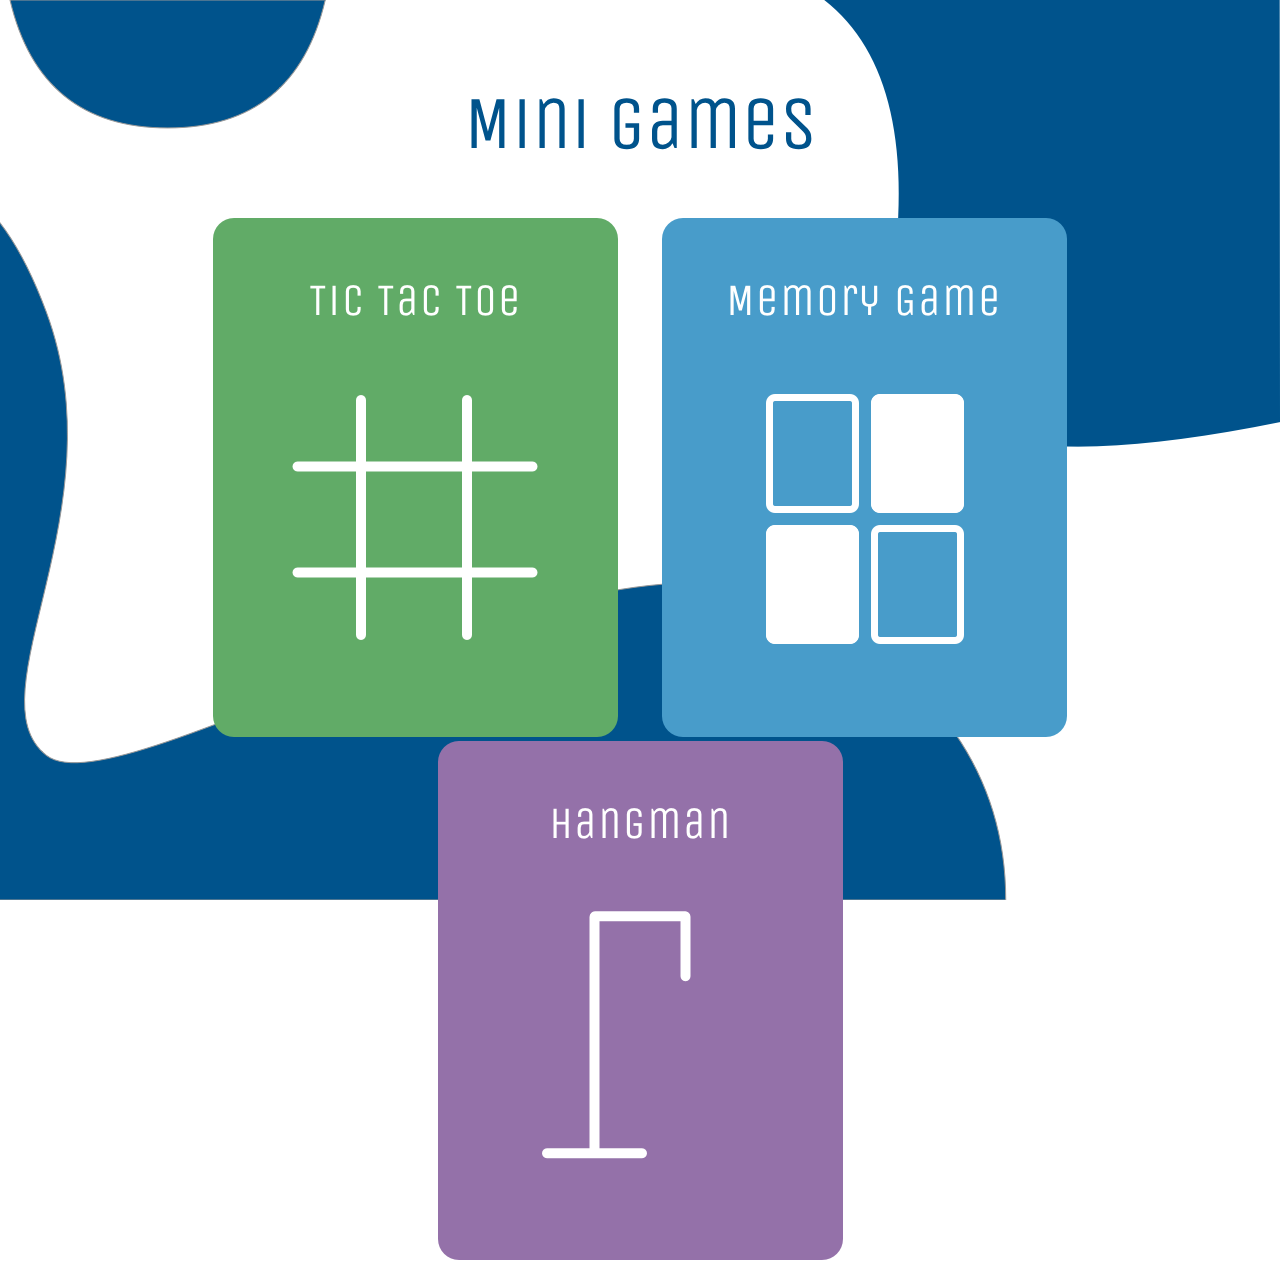
<file: index.html>
<!DOCTYPE html>
<html lang="en">
<head>
        <link rel="shortcut icon" type="image/png" href="./assets/favicon.png"/>
        <link rel="stylesheet" type="text/css" href="./css/main.css"> 
    <meta charset="UTF-8">
    <meta name="viewport" content="width=device-width, initial-scale=1.0">
    <meta http-equiv="X-UA-Compatible" content="ie=edge">
    <title>Mini-Games</title>
</head>
<body>
    <div id="landing-main-container">
            <center>
                <div id="title">Mini games</div>
        <div id="card-container">
            <center>
                <a href="tictac.html"> <img class="cards" src="./assets/tic tac toe card.png"></a>
                <a href="matching.html"><img class="cards" src="./assets/memory game card.png"></a>
                <a href="hangman.html"> <img class="cards" src="./assets/hangman card.png"></a>
            </center>
        </div>
        </center>
    </div>
</body>
</html>
</file>
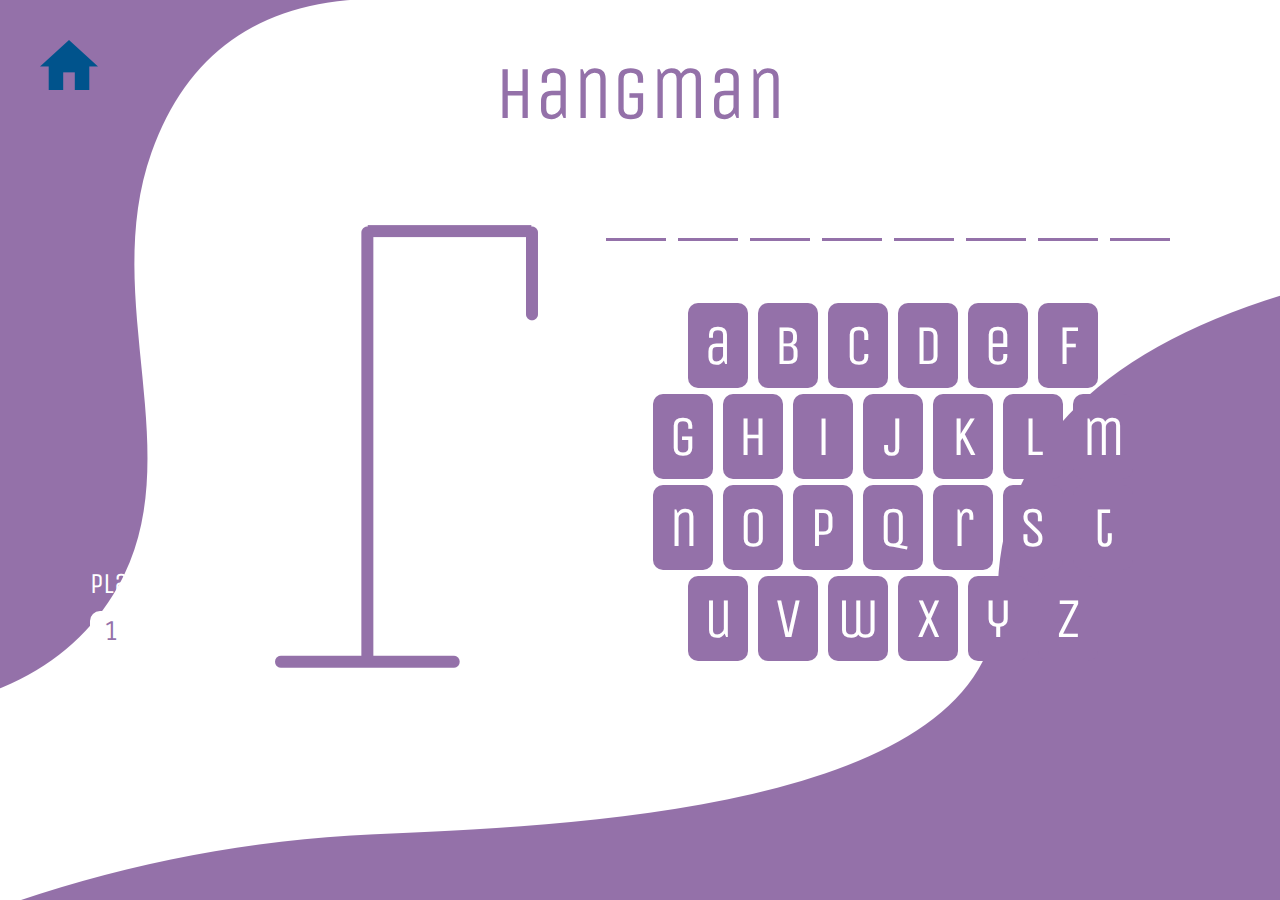
<file: hangman.html>
<!DOCTYPE html>
<html lang="en">
<head>
    <link rel="shortcut icon" type="image/png" href="./assets/favicon.png"/>
    <link rel="stylesheet" type="text/css" href="./css/main.css"> 
    <meta charset="UTF-8">
    <meta name="viewport" content="width=device-width, initial-scale=1.0">
    <meta http-equiv="X-UA-Compatible" content="ie=edge">
    <title>Mini-games!</title>
    
</head>
<body>
    <div id="hang-board">
            <div id="turn-container-hang">
                    <div id="players-text">Players</div>
                    <div id="player-card-container-hang">
                        <div id="hang-player-one-card" data-players="1">1</div>
                        <div class="mid-card"></div>
                        <div id="hang-player-two-card" data-players="2">2</div>
                    </div>
            </div>
            <div id="input-container"><center>Secret Word:</center>
                <div class="mid-card"></div>
                <input type="text" id="input-word">
                <center><div id="enter-button">Enter</div></center>
            </div>
        <center><div id="hangman-title">Hangman</div></center>
        <img id="gallows" src="./assets/hangman stand.png">
        <img id="man" src="./assets/hangman 5.png">
       <a href="index.html"> <img id="home" src="./assets/home icon.png"></a>
        <a href="hangman.html"> <img id="hangman-restart" src="./assets/hangman restart button.png"> </a>
        <div id="guess-board"></div>
        <div id="win-status"></div>
        <div id="letter-board">
            <div>
                <center>
                    <div class="letter-box" data-letter="a">a</div>
                    <div class="letter-box" data-letter="b">b</div>
                    <div class="letter-box" data-letter="c">c</div>
                    <div class="letter-box" data-letter="d">d</div>
                    <div class="letter-box" data-letter="e">e</div>
                    <div class="letter-box" data-letter="f">f</div>
                </center>
            </div>
            <div>
                <center>
                    <div class="letter-box" data-letter="g">g</div>
                    <div class="letter-box" data-letter="h">h</div>
                    <div class="letter-box" data-letter="i">i</div>
                    <div class="letter-box" data-letter="j">j</div>
                    <div class="letter-box" data-letter="k">k</div>
                    <div class="letter-box" data-letter="l">l</div>
                    <div class="letter-box" data-letter="m">m</div>
                </center>
            </div>
            <div>
                <center>
                    <div class="letter-box" data-letter="n">n</div>
                    <div class="letter-box" data-letter="o">o</div>
                    <div class="letter-box" data-letter="p">p</div>
                    <div class="letter-box" data-letter="q">q</div>
                    <div class="letter-box" data-letter="r">r</div>
                    <div class="letter-box" data-letter="s">s</div>
                    <div class="letter-box" data-letter="t">t</div>
                </center>
            </div>
            <div>
                <center>
                    <div class="letter-box" data-letter="u">u</div>
                    <div class="letter-box" data-letter="v">v</div>
                    <div class="letter-box" data-letter="w">w</div>
                    <div class="letter-box" data-letter="x">x</div>
                    <div class="letter-box" data-letter="y">y</div>
                    <div class="letter-box" data-letter="z">z</div>
                </center>
            </div>
        </div>
    </div>   
    <script src="./javascript/hang.js" type="text/javascript"></script>
</body>
</html>
</file>
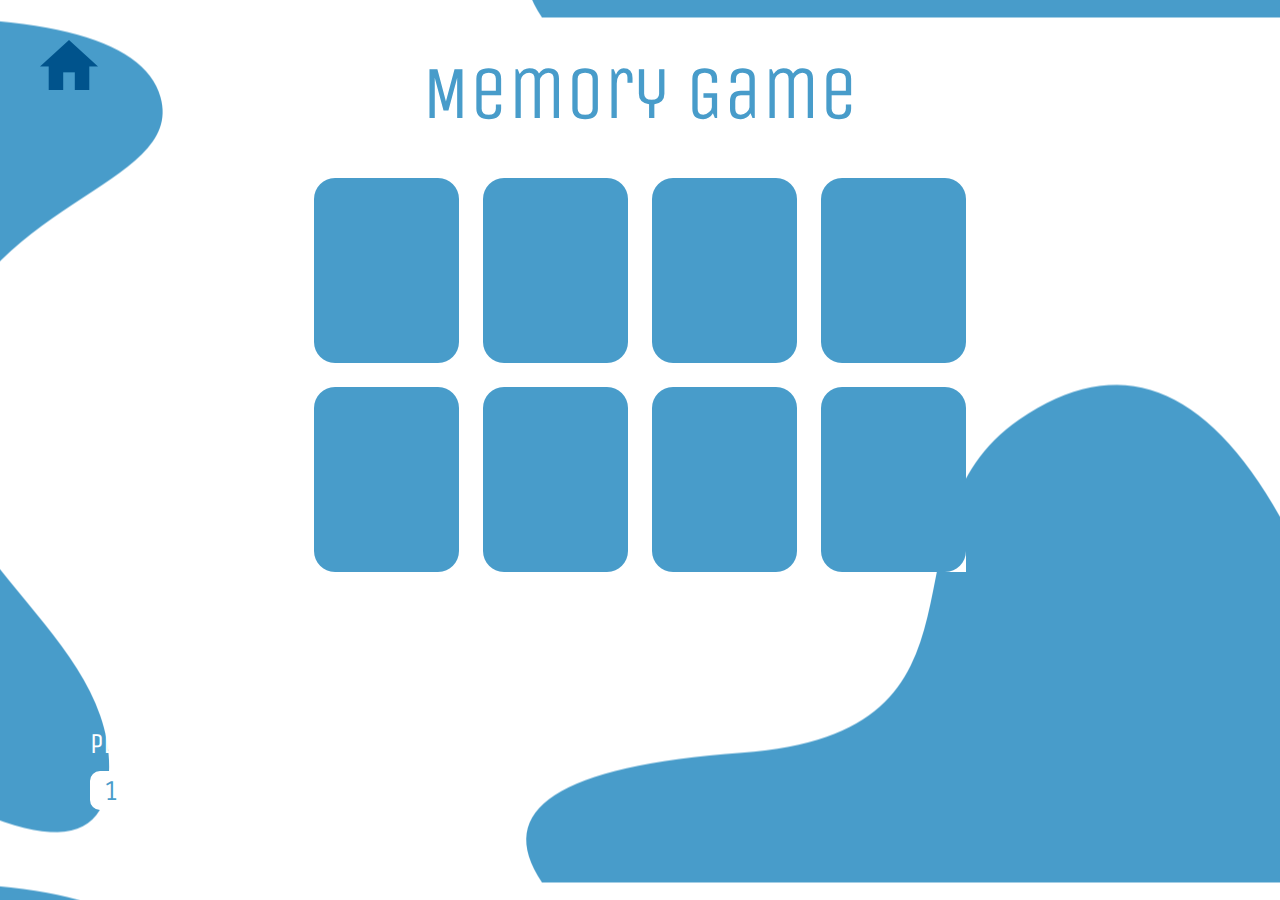
<file: matching.html>
<!DOCTYPE html>
<html lang="en">
<head>
    <link rel="shortcut icon" type="image/png" href="./assets/favicon.png"/>
    <link rel="stylesheet" type="text/css" href="./css/main.css"> 
    <meta charset="UTF-8">
    <meta name="viewport" content="width=device-width, initial-scale=1.0">
    <meta http-equiv="X-UA-Compatible" content="ie=edge">
    <title>Mini-games!</title>
    
</head>
<body>
        <div id="match-board">
            <a href="index.html"><img src="./assets/home icon.png" id="home"></a>
            <div id="win-announce"></div>
            <center>
                <div id="memory-title">Memory Game</div>
                <div id="top-row">
                    <img src ="./assets/memory game card back.png" class="match-card" id="card0">
                    <img src ="./assets/memory game card back.png" class="match-card" id="card1">
                    <img src ="./assets/memory game card back.png" class="match-card" id="card2">
                    <img src ="./assets/memory game card back.png" class="match-card" id="card3">
                </div>
                <div>
                    <img src ="./assets/memory game card back.png" class="match-card" id="card4">
                    <img src ="./assets/memory game card back.png" class="match-card" id="card5">
                    <img src ="./assets/memory game card back.png" class="match-card" id="card6">
                    <img src ="./assets/memory game card back.png" class="match-card" id="card7">
                </div>
            </center>
            <a href="matching.html"><img src="./assets/memory game restart button.png" id="memory-restart"></a>
            <div id="turn-container">
                <div id="players-text">Players</div>
                <div id="player-card-container-match">
                    <div id="match-player-one-card" data-players="1">1</div>
                    <div class="mid-card"></div>
                    <div id="match-player-two-card" data-players="2">2</div>
                </div>
            </div>
            <div id="score-container">
                <div id="info">seconds</div>
                <div id="player-one-time">
                    <div id="player-one-label">P1:</div>
                    <div id="player-one-seconds"></div>
                </div>
                <div id="player-two-time">
                    <div id="player-two-label">P2:</div>
                    <div id="player-two-seconds"></div> 
                </div>
            </div>
        </div>

    <script src="./javascript/match.js" type="text/javascript"></script>
</body>
</html>
</file>
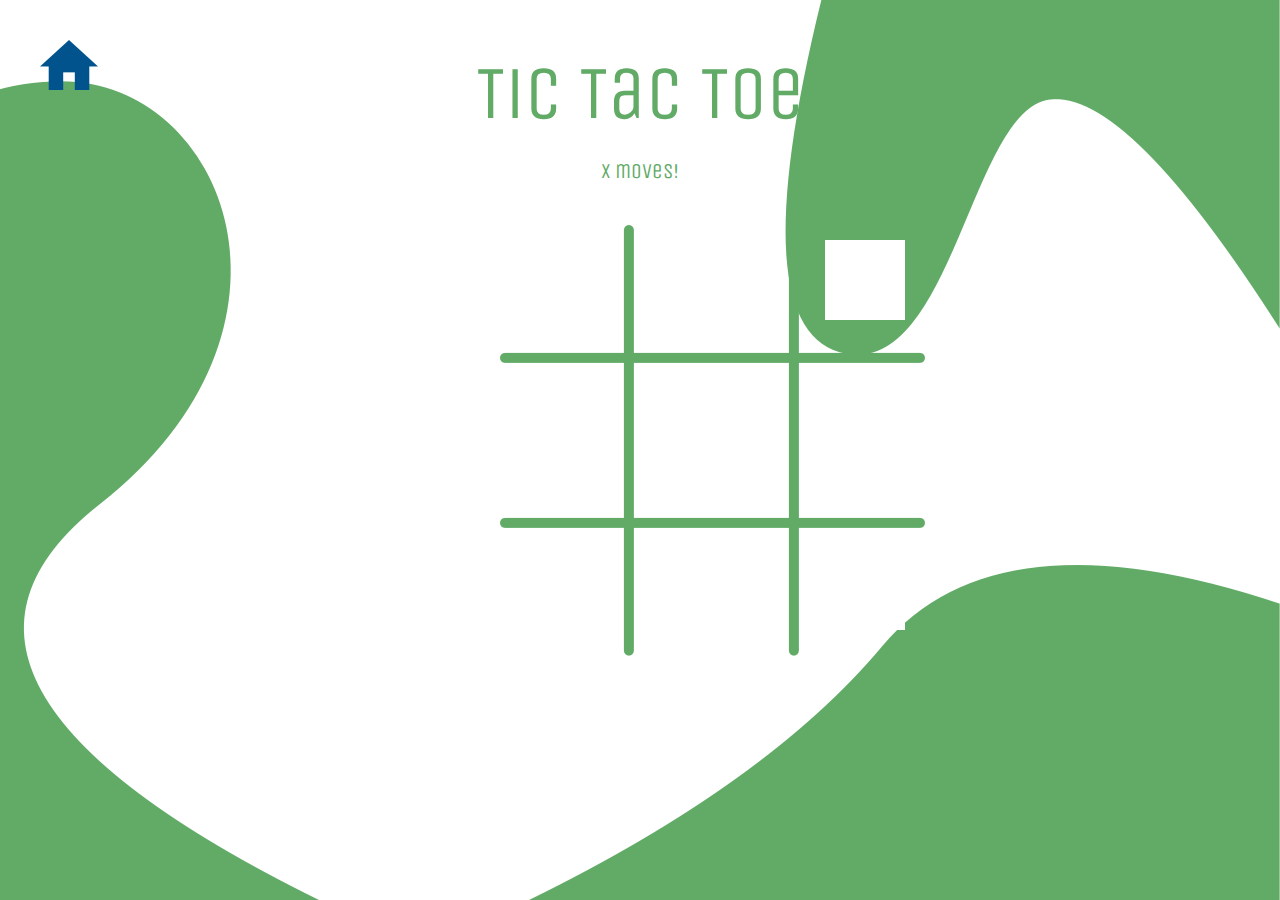
<file: tictac.html>
<!DOCTYPE html>
<html lang="en">
<head>
        <link rel="shortcut icon" type="image/png" href="./assets/favicon.png"/>
    <link rel="stylesheet" type="text/css" href="./css/main.css"> 
    <meta charset="UTF-8">
    <meta name="viewport" content="width=device-width, initial-scale=1.0">
    <meta http-equiv="X-UA-Compatible" content="ie=edge">
    <title>Mini-games!</title>
</head>
<body>
                <div id="board">
                        <img src="./assets/white.png" class="tic-tac-box" data-x="0" data-y="0" id="box00">
                        <img src="./assets/white.png" class="tic-tac-box" data-x="0" data-y="1" id="box01">
                        <img src="./assets/white.png" class="tic-tac-box" data-x="0" data-y="2" id="box02">
                        <img src="./assets/white.png" class="tic-tac-box" data-x="1" data-y="0" id="box10">
                        <img src="./assets/white.png" class="tic-tac-box" data-x="1" data-y="1" id="box11">
                        <img src="./assets/white.png" class="tic-tac-box" data-x="1" data-y="2" id="box12">
                        <img src="./assets/white.png" class="tic-tac-box" data-x="2" data-y="0" id="box20">
                        <img src="./assets/white.png" class="tic-tac-box" data-x="2" data-y="1" id="box21">
                        <img src="./assets/white.png" class="tic-tac-box" data-x="2" data-y="2" id="box22">
                </div>
    
   <a href="index.html"> <img id="home" src="./assets/home icon.png"> </a>
    <a href="tictac.html"> <img id="tictac-restart" src="./assets/tic tac toe restart button.png"></a>
    
    <div id="tic-tac-main">
            
        <center>
            <div id="tictac-title">Tic Tac Toe</div>
            <div id="turn-indicator"> X moves!</div>    
            <!-- <img id="tictac-board" src="./assets/tic tac toe board.png"> -->
        </center>
    
    </div>
   <div id="tac-win"></div>
    <script src="./javascript/main.js" type="text/javascript"></script>
</body>
</html>
</file>
<file: css/main.css>
* {
     border: 0;
     padding: 0;
     margin: 0;
}

@font-face {
    font-family: "font";
    src: url("../assets/font.ttf");
    }

body {
    height: 100vh;  
    width: 100vw;
    
}
 #board {
    position: absolute;
    width: 425px;
    height: 431px;
    background: url('../assets/tic tac toe board.png') 100%;
    position: absolute;
    margin-top: 225px;
    margin-left: 500px;
 }
 #box00 {
    position:absolute;
    top: 15px;
    left: 15px;
    z-index: 99;
 }
 #box01 {
    position:absolute;
    top: 15px;
    left: 170px;
    z-index: 99;
 }
 #box02 {
    position:absolute;
    top: 15px;
    left: 325px;
    z-index: 99;
 }
 #box10 {
    position:absolute;
    top: 175px;
    left: 15px;
    z-index: 99;
 }
 #box11 {
    position:absolute;
    top: 175px;
    left: 170px;
    z-index: 99;
 }
 #box12 {
    position:absolute;
    top: 175px;
    left: 325px;
    z-index: 99;
 }
 #box20 {
    position:absolute;
    top: 325px;
    left: 15px;
    z-index: 99;
 }
 #box21 {
    position:absolute;
    top: 325px;
    left: 170px;
    z-index: 99;
}
 #box22 {
    position:absolute;
    top: 325px;
    left: 325px;
    z-index: 99;
 }
 #tictac-title{
    font-family: "font";
    font-size: 56pt;
    padding-top: 50px;
    color: #61AB67;
}
 #tic-tac-main {
     height: 100%;
     width: 100%;
     background: url('../assets/tic tac toe bg.png') 100%;
 }
 #tictac-restart {
    position: absolute;
    bottom: 60px;
    right: 60px;
    display: none;
}
#tac-win {
    position: absolute;
    font-family: "font";
    right: 250px;
    bottom: 50px;
    font-size: 42pt;
    color: white;
}
#tictac-board {
    position: absolute;
    margin-top: 65px;
    margin-left: -210px;
}
#turn-indicator {
    font-family: "font";
    font-size: 16pt;
    padding-top: 20px;
    color: #61AB67;
}
 /* hang man styling */
 .letter-box {
     display: inline-block;
     color: white;
     background-color: #9471A9;
     height: 75px;
     width: 60px;
     border-radius: 10px 10px 10px 10px;
     margin-left: 3px;
     margin-right:3px;
     margin-top: 3px;
     margin-bottom: 3px;
     font-family: "font";
     font-size: 42pt;
     padding-top: 10px;
 }
 #letter-board {
     position: absolute;
     top: 300px;
     left:650px;
 }
 #hang-board {
     background: url("../assets/hangman bg.png") 100%;
     width: 100%;
     height: 100%;
 }
 #gallows {
     position: absolute;
     top: 225px;
     left: 275px;
 }
 #man {
    position: absolute;
    top: 315px;
    left:480px;
    display: none;
}
#guess-board {
    position: absolute;
    top: 150px;
    left: 600px;
}
#hangman-restart {
        display: none;
        position: absolute;
        bottom: 60px;
        right: 60px;
}
#hangman-title{
    font-family: "font";
    font-size: 56pt;
    padding-top: 50px;
    color: #9471A9;
}
#win-status {
    position: absolute;
    font-family: "font";
    right: 35px;
    bottom: 200px;
    font-size: 42pt;
    color: white;
}
 .boardTile {
    display: inline-block;
    color: white;
    border-bottom: solid #9471A9 3px; 
    height: 75px;
    width: 60px;
    margin-left: 6px;
    margin-right:6px;
    margin-top: 3px;
    margin-bottom: 3px;
    font-family: "font";
    font-size: 42pt;
    padding-top: 10px;
 }
 input:focus, textarea:focus {
    outline: none;
}
 #memory-restart {
    position: absolute;
    bottom: 60px;
    right: 60px;
}
#turn-container-hang {
    position: absolute;
    bottom: 250px;
    left: 90px;
    display: flex;
    flex-direction: column;
}

#hang-player-one-card {
 flex: 3;
 margin-top: 10px;
 border: solid white 2px;
 color: #9471A9;
 padding-left: 12px;
 font-size: 22pt;
 font-family: "font";
 border-radius: 10px 10px 10px 10px;
 background-color: white;
}

#hang-player-two-card {
flex: 3;
margin-top: 10px;
border: solid white 2px;
color: white;
padding-left: 12px;
font-size: 22pt;
font-family: "font";
border-radius: 10px 10px 10px 10px;
}

#player-card-container-hang {
    display: flex;
    z-index: 99;
}
#input-container {
    font-family: "font";
    border-radius: 10px 10px 10px 10px;
    font-size: 22pt;
    position: absolute;
    top: 350px;
    left: 20px;
    color: white;
    display: none;
}
#input-word {
    font-family: "font";
    border-radius: 10px 10px 10px 10px;
    padding-left: 12px;
    font-size: 16pt;
    color: #9471A9;
}
#enter-button{
    color:white;
    border: solid 3px white;
    border-radius: 10px 10px 10px 10px;
}
 /* matching game */
 .match-card {
    display: inline-block;
    background-color: white;
    margin-top:10px;
    margin-bottom: 10px;
    margin-left: 10px;
    margin-right:10px;
 }
 #match-board {
     background: url("../assets/memory game bg.png") 100%;
     height: 100%;
     width: 100%;
 }
 #memory-title{
    font-family: "font";
    font-size: 56pt;
    padding-top: 50px;
    color: #489CCA;
}
#timer {
    font-family: "font";
    font-size: 16pt;
    padding-top: 10px;
    color: #489CCA;
}
#top-row {
    padding-top: 30px;
}
#home {
    position: absolute;
    top: 40px;
    left: 40px;
}
#memory-restart {
    position: absolute;
    bottom: 60px;
    right: 60px;
    display: none;
}
#win-announce {
    position: absolute;
    bottom: 200px;
    right: 70px;
    font-family: "font";
    font-size: 42pt;
    color: white;
}
#turn-container {
    position: absolute;
    bottom: 90px;
    left: 90px;
    display: flex;
    flex-direction: column;
}
#players-text {
font-family: "font";
font-size: 22pt;
color:white;
}
#match-player-one-card {
 flex: 3;
 margin-top: 10px;
 border: solid white 2px;
 color: #489CCA;
 padding-left: 12px;
 font-size: 22pt;
 font-family: "font";
 border-radius: 10px 10px 10px 10px;
 background-color: white;
}
.mid-card {
    flex: 1;
}
#match-player-two-card {
flex: 3;
margin-top: 10px;
border: solid white 2px;
color: white;
padding-left: 12px;
font-size: 22pt;
font-family: "font";
border-radius: 10px 10px 10px 10px;
}
#player-card-container-match {
    display: flex;
    z-index: 99;
}
#score-container {
    position: absolute;
    flex-direction: column;
    bottom: 100px;
    left: 300px;
    display: none;
} 
#player-one-time {
    display: flex;
    
}
#player-one-label {
    flex: 2;
    font-size: 22pt;
    font-family: "font";
    color: #489CCA;
}
#player-one-seconds {
    flex: 1;
    font-size: 22pt;
    font-family: "font";
    color: #489CCA;
    padding-left: 20px;
}
#player-two-time {
    display: flex;
    font-size: 22pt;
    font-family: "font";
    color: #489CCA;
}
#player-two-label {
    flex: 2;
    font-size: 22pt;
    font-family: "font";
    color: #489CCA;
}
#info {
    position: absolute;
    font-size: 14pt;
    font-family: "font";
    color: #489CCA;
    top: -25px;
    left: 45px;
}
#player-two-seconds {
    flex: 1;
    font-size: 22pt;
    font-family: "font";
    color: #489CCA;
    padding-left: 20px;
}
/* landing page */

 #landing-main-container {
    background-color: transparent;
    height: 100%;
    width: 100%;
    background: url("../assets/homeScreen.png") 100%;
 }
 
 #title{
        font-family: "font";
        font-size: 56pt;
        padding-top: 80px;
        color: #00538C;
 
 }

 #card-container {
    margin-top: 50px;
}
.cards {
    margin-right:20px;
    margin-left:20px;
}
</file>
